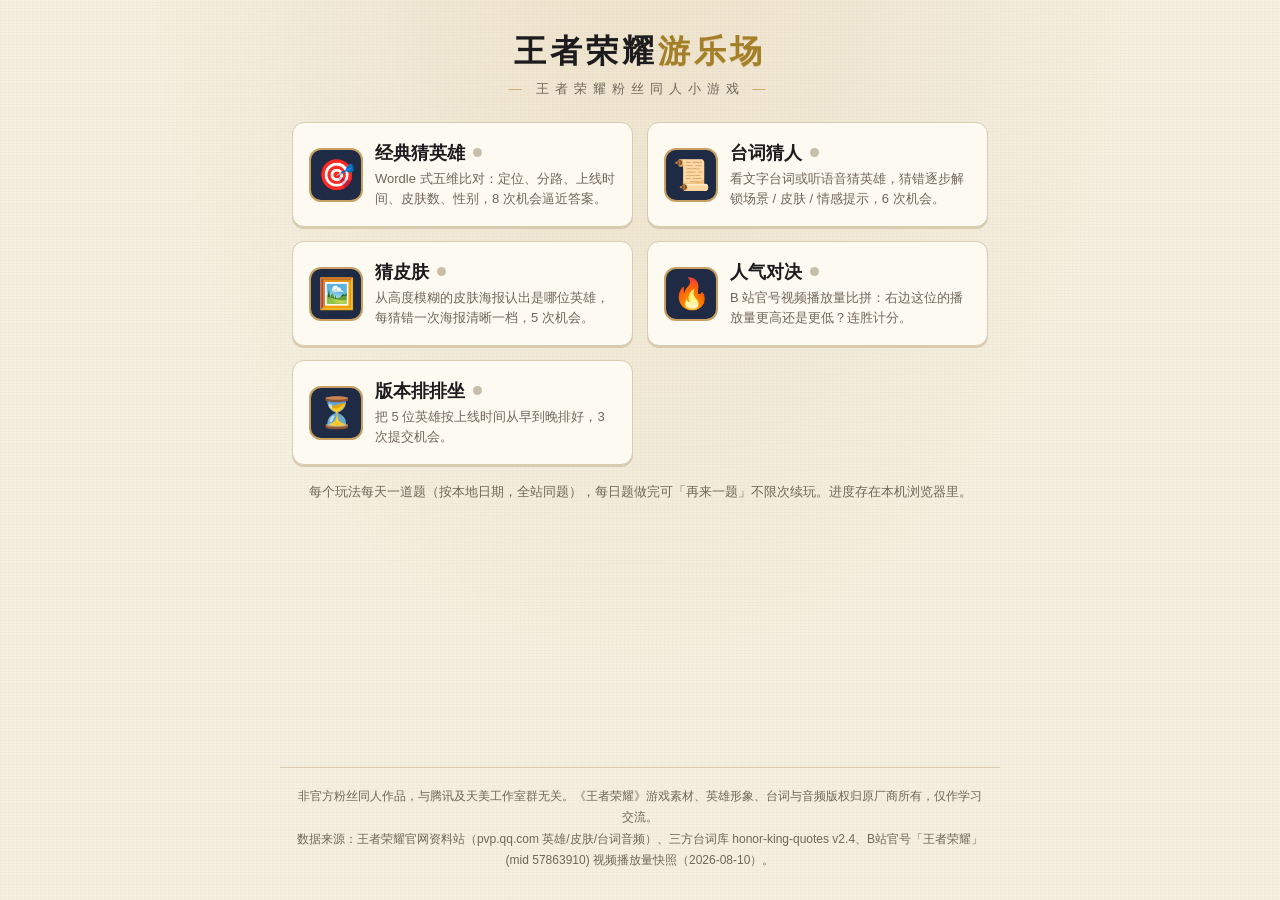
<file: index.html>
<!DOCTYPE html>
<html lang="zh-CN">
<head>
<meta charset="UTF-8">
<meta name="viewport" content="width=device-width, initial-scale=1.0">
<title>王者荣耀游乐场 · 粉丝同人小游戏</title>
<meta name="description" content="非官方王者荣耀粉丝同人小游戏：经典猜英雄、台词猜人、猜皮肤、人气对决、版本排排坐，每日一题。">
<link rel="icon" href="data:,">
<link rel="stylesheet" href="style.css">
</head>
<body>

<header class="site-header">
  <h1><a href="index.html">王者荣耀<span class="accent">游乐场</span></a></h1>
  <p class="tagline">王者荣耀粉丝同人小游戏</p>
</header>

<main>
  <div class="home-grid">
    <a class="home-card" href="classic.html">
      <div class="hc-emoji">🎯</div>
      <div class="hc-body">
        <h2>经典猜英雄<span class="dot" id="dot-classic"></span></h2>
        <p>Wordle 式五维比对：定位、分路、上线时间、皮肤数、性别，8 次机会逼近答案。</p>
      </div>
    </a>
    <a class="home-card" href="quotes.html">
      <div class="hc-emoji">📜</div>
      <div class="hc-body">
        <h2>台词猜人<span class="dot" id="dot-quotes"></span></h2>
        <p>看文字台词或听语音猜英雄，猜错逐步解锁场景 / 皮肤 / 情感提示，6 次机会。</p>
      </div>
    </a>
    <a class="home-card" href="skins.html">
      <div class="hc-emoji">🖼️</div>
      <div class="hc-body">
        <h2>猜皮肤<span class="dot" id="dot-skins"></span></h2>
        <p>从高度模糊的皮肤海报认出是哪位英雄，每猜错一次海报清晰一档，5 次机会。</p>
      </div>
    </a>
    <a class="home-card" href="duel.html">
      <div class="hc-emoji">🔥</div>
      <div class="hc-body">
        <h2>人气对决<span class="dot" id="dot-duel"></span></h2>
        <p>B 站官号视频播放量比拼：右边这位的播放量更高还是更低？连胜计分。</p>
      </div>
    </a>
    <a class="home-card" href="timeline.html">
      <div class="hc-emoji">⏳</div>
      <div class="hc-body">
        <h2>版本排排坐<span class="dot" id="dot-timeline"></span></h2>
        <p>把 5 位英雄按上线时间从早到晚排好，3 次提交机会。</p>
      </div>
    </a>
  </div>
  <p class="home-note">每个玩法每天一道题（按本地日期，全站同题），每日题做完可「再来一题」不限次续玩。进度存在本机浏览器里。</p>
</main>

<footer class="site-footer">
  <p>非官方粉丝同人作品，与腾讯及天美工作室群无关。《王者荣耀》游戏素材、英雄形象、台词与音频版权归原厂商所有，仅作学习交流。</p>
  <p>数据来源：王者荣耀官网资料站（pvp.qq.com 英雄/皮肤/台词音频）、三方台词库 honor-king-quotes v2.4、B站官号「王者荣耀」(mid 57863910) 视频播放量快照（2026-08-10）。</p>
</footer>

<div id="toast" class="toast hidden"></div>

<script src="js/core.js"></script>
<script src="js/common.js"></script>
<script src="js/index.js"></script>
</body>
</html>
</file>
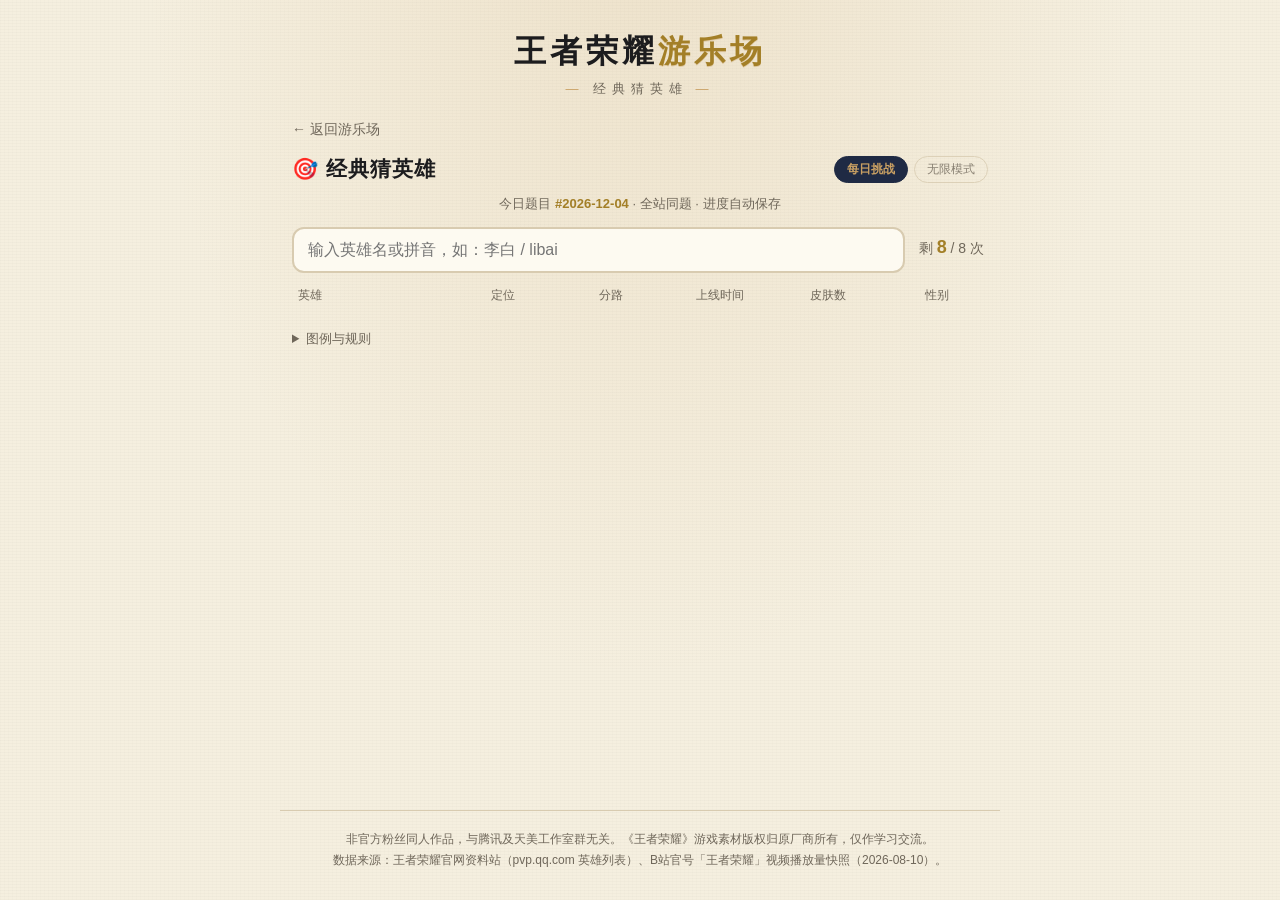
<file: classic.html>
<!DOCTYPE html>
<html lang="zh-CN">
<head>
<meta charset="UTF-8">
<meta name="viewport" content="width=device-width, initial-scale=1.0">
<title>经典猜英雄 · 王者荣耀游乐场</title>
<meta name="description" content="Wordle 式五维比对猜王者荣耀英雄：定位、分路、上线时间、皮肤数、性别。">
<link rel="icon" href="data:,">
<link rel="stylesheet" href="style.css">
</head>
<body>

<header class="site-header">
  <h1><a href="index.html">王者荣耀<span class="accent">游乐场</span></a></h1>
  <p class="tagline">经典猜英雄</p>
</header>

<nav class="page-nav"><a href="index.html">← 返回游乐场</a></nav>

<main>
  <div class="game-head">
    <h2>🎯 经典猜英雄</h2>
    <div class="mode-tabs" data-game="classic">
      <button class="mode-tab active" data-mode="daily">每日挑战</button>
      <button class="mode-tab" data-mode="practice">无限模式</button>
    </div>
  </div>
  <p class="mode-banner" id="banner"></p>

  <div id="loadBox"></div>
  <div id="gameBox" class="hidden">
    <div class="guess-bar">
      <div class="input-wrap">
        <input id="guessInput" type="text" placeholder="输入英雄名或拼音，如：李白 / libai"
               autocomplete="off" autocapitalize="off" spellcheck="false">
        <ul id="guessSuggest" class="suggest-list hidden"></ul>
      </div>
      <span class="tries-left" id="tries"></span>
    </div>

    <div class="table-scroll">
      <div class="guess-table">
        <div class="grid-head guess-grid">
          <span class="c-name">英雄</span><span>定位</span><span>分路</span>
          <span>上线时间</span><span>皮肤数</span><span>性别</span>
        </div>
        <div id="rows" class="rows"></div>
      </div>
    </div>

    <div id="result" class="result hidden"></div>
  </div>

  <details class="legend">
    <summary>图例与规则</summary>
    <ul>
      <li>🟩 完全正确　🟨 部分接近（定位有交集 / 分路有交集）　⬜ 不对</li>
      <li>⬆️ / ⬇️ 用于「上线时间 / 皮肤数」：⬆️ 表示答案比你猜的<b>更晚/更多</b>，⬇️ 表示更早/更少；上线时间同年即算 🟩。</li>
      <li>分路为集合比对：双方分路完全相同=🟩，有交集=🟨，无交集=⬜。</li>
      <li>题池为全量 132 位英雄；每日挑战按本地日期出题，同一天所有人同一题，共 8 次机会；进度存在本机浏览器里。</li>
    </ul>
  </details>
</main>

<footer class="site-footer">
  <p>非官方粉丝同人作品，与腾讯及天美工作室群无关。《王者荣耀》游戏素材版权归原厂商所有，仅作学习交流。</p>
  <p>数据来源：王者荣耀官网资料站（pvp.qq.com 英雄列表）、B站官号「王者荣耀」视频播放量快照（2026-08-10）。</p>
</footer>

<div id="toast" class="toast hidden"></div>

<script src="js/core.js"></script>
<script src="js/common.js"></script>
<script src="js/classic.js"></script>
</body>
</html>
</file>
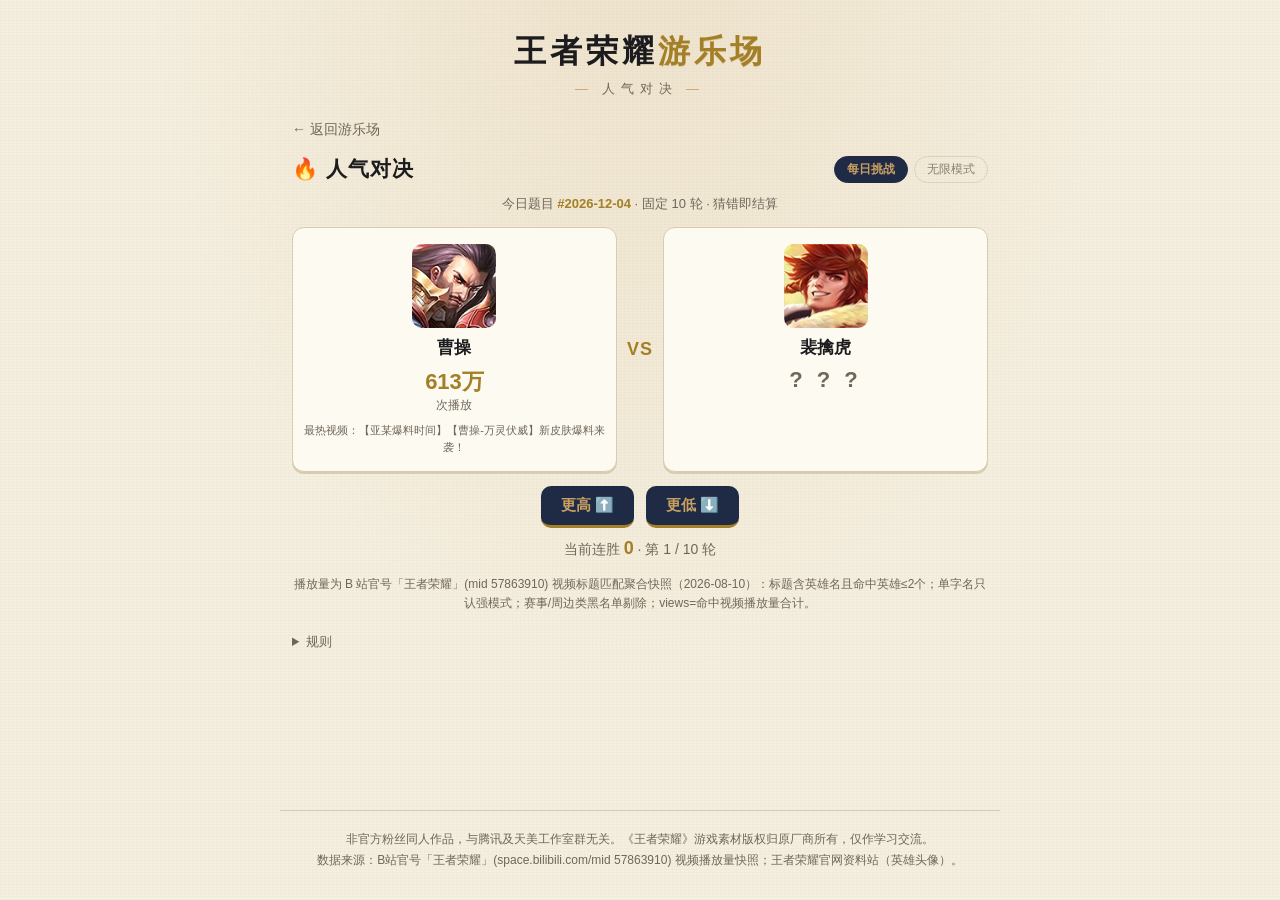
<file: duel.html>
<!DOCTYPE html>
<html lang="zh-CN">
<head>
<meta charset="UTF-8">
<meta name="viewport" content="width=device-width, initial-scale=1.0">
<title>人气对决 · 王者荣耀游乐场</title>
<meta name="description" content="王者荣耀英雄 B 站官号视频播放量 Higher-Lower 对决，连胜计分。">
<link rel="icon" href="data:,">
<link rel="stylesheet" href="style.css">
</head>
<body>

<header class="site-header">
  <h1><a href="index.html">王者荣耀<span class="accent">游乐场</span></a></h1>
  <p class="tagline">人气对决</p>
</header>

<nav class="page-nav"><a href="index.html">← 返回游乐场</a></nav>

<main>
  <div class="game-head">
    <h2>🔥 人气对决</h2>
    <div class="mode-tabs" data-game="duel">
      <button class="mode-tab active" data-mode="daily">每日挑战</button>
      <button class="mode-tab" data-mode="practice">无限模式</button>
    </div>
  </div>
  <p class="mode-banner" id="banner"></p>

  <div id="loadBox"></div>
  <div id="gameBox" class="hidden">
    <div class="pop-arena">
      <div class="pop-card" id="cardLeft"></div>
      <div class="pop-vs">VS</div>
      <div class="pop-card" id="cardRight"></div>
    </div>
    <div class="pop-actions" id="actions">
      <button class="btn" id="btnHigher">更高 ⬆️</button>
      <button class="btn" id="btnLower">更低 ⬇️</button>
    </div>
    <p class="pop-streak" id="streak"></p>
    <div id="result" class="result hidden"></div>

    <p class="data-note" id="dataNote"></p>
  </div>

  <details class="legend">
    <summary>规则</summary>
    <ul>
      <li>左边英雄的播放量已知，猜右边这位是更高还是更低；猜对连胜 +1 并继续，猜错本局结束结算。</li>
      <li>播放量为 B 站官号「王者荣耀」全量视频按标题匹配英雄的播放量合计；每日挑战固定 10 轮，无限模式一直打到错。</li>
      <li>播放量相同的组合不会出题；进度存在本机浏览器里。</li>
    </ul>
  </details>
</main>

<footer class="site-footer">
  <p>非官方粉丝同人作品，与腾讯及天美工作室群无关。《王者荣耀》游戏素材版权归原厂商所有，仅作学习交流。</p>
  <p>数据来源：B站官号「王者荣耀」(space.bilibili.com/mid 57863910) 视频播放量快照；王者荣耀官网资料站（英雄头像）。</p>
</footer>

<div id="toast" class="toast hidden"></div>

<script src="js/core.js"></script>
<script src="js/common.js"></script>
<script src="js/duel.js"></script>
</body>
</html>
</file>
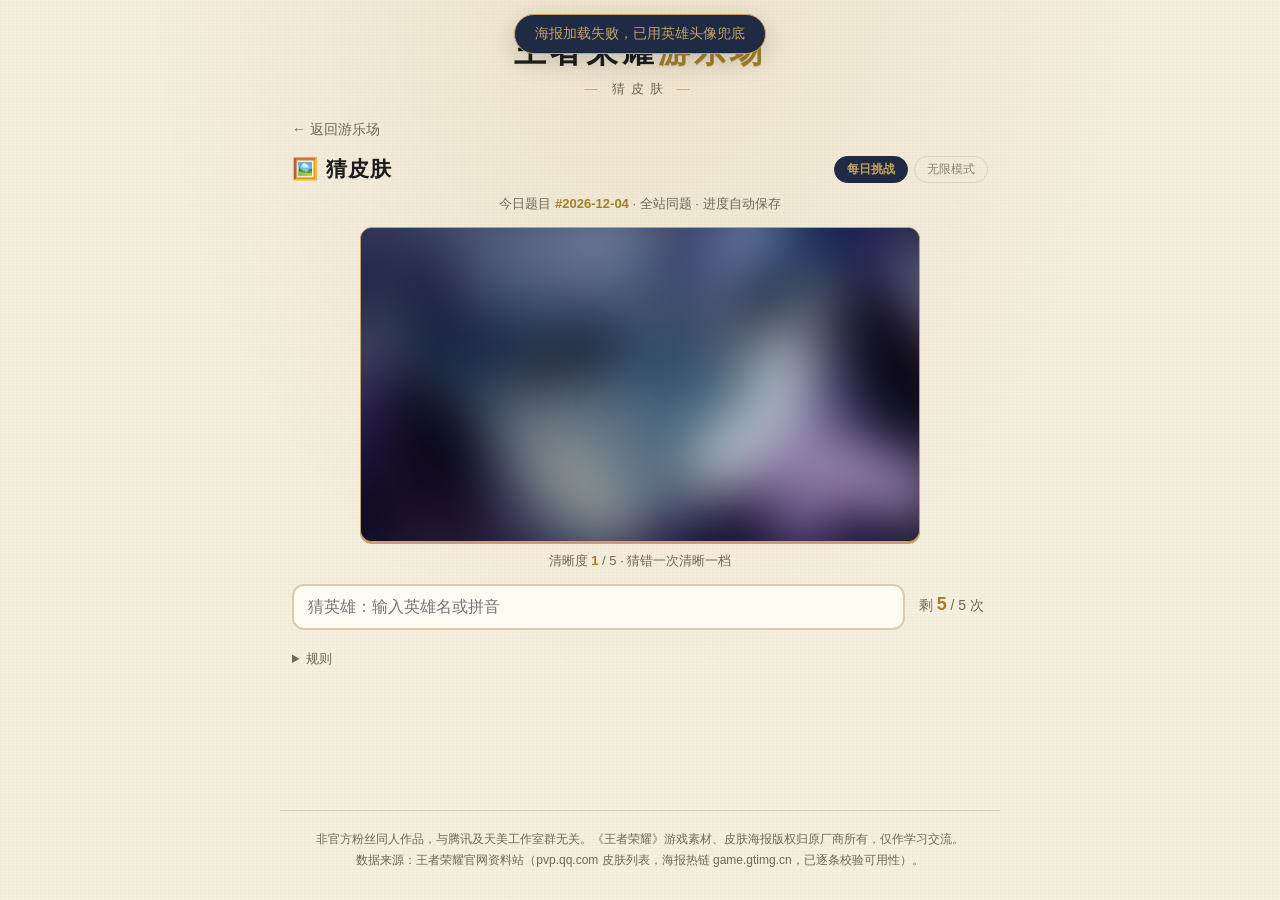
<file: skins.html>
<!DOCTYPE html>
<html lang="zh-CN">
<head>
<meta charset="UTF-8">
<meta name="viewport" content="width=device-width, initial-scale=1.0">
<title>猜皮肤 · 王者荣耀游乐场</title>
<meta name="description" content="从渐进清晰的皮肤海报认出王者荣耀英雄，答出皮肤全名有加分。">
<link rel="icon" href="data:,">
<link rel="stylesheet" href="style.css">
</head>
<body>

<header class="site-header">
  <h1><a href="index.html">王者荣耀<span class="accent">游乐场</span></a></h1>
  <p class="tagline">猜皮肤</p>
</header>

<nav class="page-nav"><a href="index.html">← 返回游乐场</a></nav>

<main>
  <div class="game-head">
    <h2>🖼️ 猜皮肤</h2>
    <div class="mode-tabs" data-game="skins">
      <button class="mode-tab active" data-mode="daily">每日挑战</button>
      <button class="mode-tab" data-mode="practice">无限模式</button>
    </div>
  </div>
  <p class="mode-banner" id="banner"></p>

  <div id="loadBox"></div>
  <div id="gameBox" class="hidden">
    <div class="skin-stage">
      <img id="poster" src="" alt="皮肤海报（模糊中）" referrerpolicy="no-referrer">
    </div>
    <p class="skin-level" id="levelText"></p>

    <div class="guess-bar">
      <div class="input-wrap">
        <input id="guessInput" type="text" placeholder="猜英雄：输入英雄名或拼音"
               autocomplete="off" autocapitalize="off" spellcheck="false">
        <ul id="guessSuggest" class="suggest-list hidden"></ul>
      </div>
      <span class="tries-left" id="tries"></span>
    </div>

    <div class="chips" id="chips"></div>
    <div id="result" class="result hidden"></div>
  </div>

  <details class="legend">
    <summary>规则</summary>
    <ul>
      <li>海报初始高度模糊，每猜错一次降低一档模糊度（共 5 档，最后一档近乎原图），猜的是<b>英雄名</b>。</li>
      <li>猜中英雄后有加分题：答出这款皮肤的全名（如「寅虎·御盾」）可在分享卡上加一颗 ⭐。</li>
      <li>题池为官网资料站 847 款皮肤海报（热链 game.gtimg.cn）；每日挑战按本地日期出题，共 5 次机会。</li>
    </ul>
  </details>
</main>

<footer class="site-footer">
  <p>非官方粉丝同人作品，与腾讯及天美工作室群无关。《王者荣耀》游戏素材、皮肤海报版权归原厂商所有，仅作学习交流。</p>
  <p>数据来源：王者荣耀官网资料站（pvp.qq.com 皮肤列表，海报热链 game.gtimg.cn，已逐条校验可用性）。</p>
</footer>

<div id="toast" class="toast hidden"></div>

<script src="js/core.js"></script>
<script src="js/common.js"></script>
<script src="js/skins.js"></script>
</body>
</html>
</file>
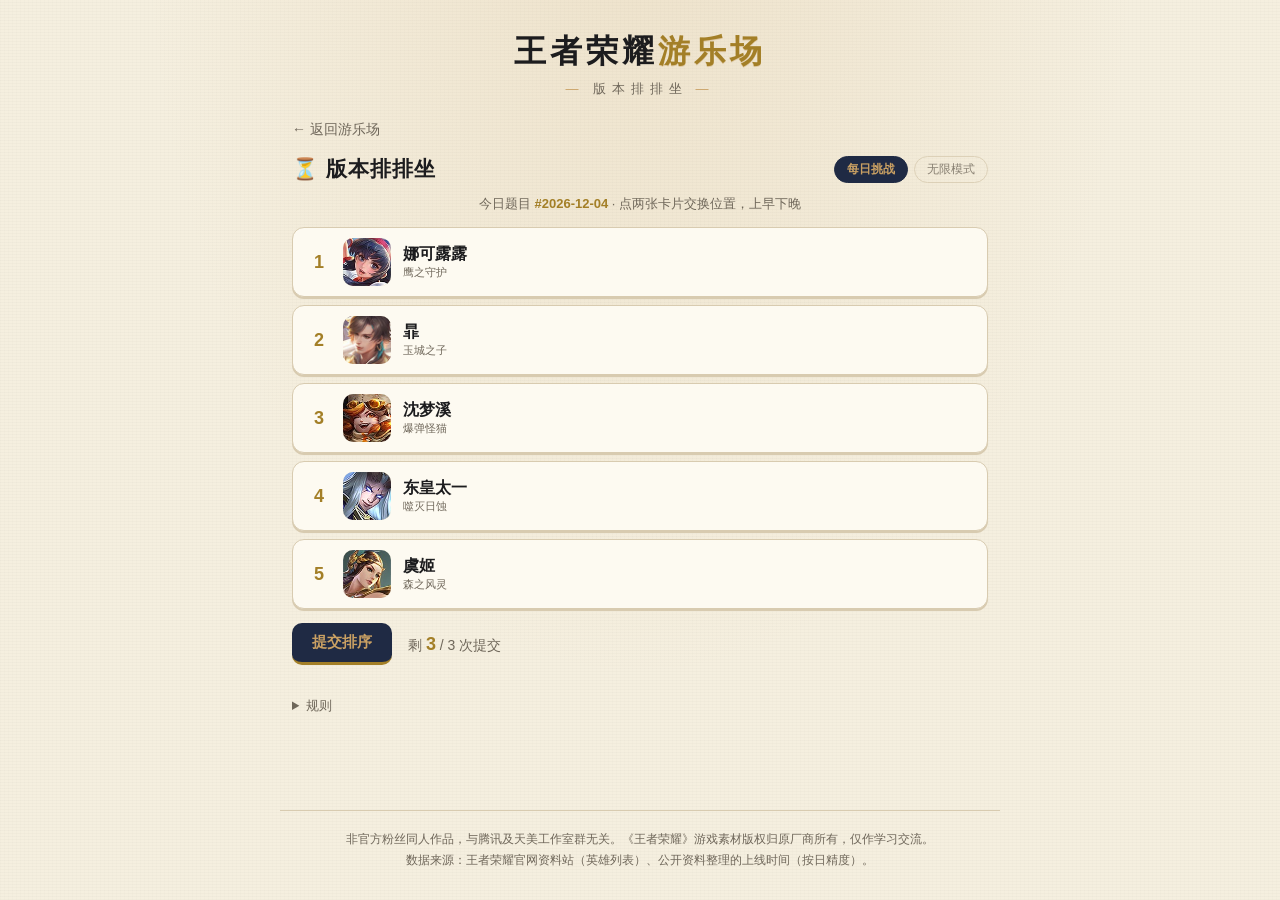
<file: timeline.html>
<!DOCTYPE html>
<html lang="zh-CN">
<head>
<meta charset="UTF-8">
<meta name="viewport" content="width=device-width, initial-scale=1.0">
<title>版本排排坐 · 王者荣耀游乐场</title>
<meta name="description" content="把 5 位王者荣耀英雄按上线时间从早到晚排序，3 次提交机会。">
<link rel="icon" href="data:,">
<link rel="stylesheet" href="style.css">
</head>
<body>

<header class="site-header">
  <h1><a href="index.html">王者荣耀<span class="accent">游乐场</span></a></h1>
  <p class="tagline">版本排排坐</p>
</header>

<nav class="page-nav"><a href="index.html">← 返回游乐场</a></nav>

<main>
  <div class="game-head">
    <h2>⏳ 版本排排坐</h2>
    <div class="mode-tabs" data-game="timeline">
      <button class="mode-tab active" data-mode="daily">每日挑战</button>
      <button class="mode-tab" data-mode="practice">无限模式</button>
    </div>
  </div>
  <p class="mode-banner" id="banner"></p>

  <div id="loadBox"></div>
  <div id="gameBox" class="hidden">
    <div id="tlList" class="tl-list"></div>
    <div class="tl-actions">
      <button class="btn" id="submitBtn">提交排序</button>
      <span class="tries-left" id="tries"></span>
    </div>
    <div id="attempts" class="tl-attempts"></div>
    <div id="result" class="result hidden"></div>
  </div>

  <details class="legend">
    <summary>规则</summary>
    <ul>
      <li>点两张卡片交换位置，把 5 位英雄按上线时间<b>从早到晚</b>排好（上早下晚），然后提交。</li>
      <li>每次提交后逐位给出 🟩/🟥 反馈，共 3 次提交机会；排对或机会用完后公布正确日期。</li>
      <li>题池剔除上线时间只有年份精度的英雄；两两上线间隔至少 30 天，避免糊在一起。</li>
    </ul>
  </details>
</main>

<footer class="site-footer">
  <p>非官方粉丝同人作品，与腾讯及天美工作室群无关。《王者荣耀》游戏素材版权归原厂商所有，仅作学习交流。</p>
  <p>数据来源：王者荣耀官网资料站（英雄列表）、公开资料整理的上线时间（按日精度）。</p>
</footer>

<div id="toast" class="toast hidden"></div>

<script src="js/core.js"></script>
<script src="js/common.js"></script>
<script src="js/timeline.js"></script>
</body>
</html>
</file>
<file: style.css>
/* 王者荣耀游乐场 —— 暖纸底 + 王者金/深蓝 */
:root {
  --paper: #f5efdf;
  --paper-deep: #ebe1c9;
  --card: #fdfaf1;
  --ink: #1c1c1e;
  --ink-soft: #6f675a;
  --gold: #c9a063;
  --gold-deep: #a37f27;
  --navy: #1f2a44;
  --navy-soft: #31435f;
  --line: #d8cbb0;
  --green: #3da35d;
  --green-bg: #e0f0e3;
  --yellow: #c9a227;
  --yellow-bg: #f4ebc8;
  --gray-bg: #e6e0d2;
  --red: #c25145;
  --red-bg: #f6e1dc;
  --radius: 12px;
  --radius-sm: 10px;
  /* 统一阴影语言：平面卡 / 金边卡 / 浮起 / 弹层 */
  --shadow-card: 0 2px 0 var(--line);
  --shadow-gold: 0 2px 0 var(--gold);
  --shadow-hover: 0 6px 16px rgba(28, 28, 30, .12), 0 4px 0 var(--gold);
  --shadow-layer: 0 8px 24px rgba(28, 28, 30, .18);
}

* { box-sizing: border-box; margin: 0; padding: 0; }

body {
  color: var(--ink);
  font-family: -apple-system, BlinkMacSystemFont, "PingFang SC", "Hiragino Sans GB", "Microsoft YaHei", sans-serif;
  min-height: 100vh;
  display: flex;
  flex-direction: column;
  align-items: center;
  /* 纸张质感：细颗粒噪点 + 横向纤维 + 顶部暖光 */
  background-color: var(--paper);
  background-image:
    radial-gradient(ellipse at 50% -10%, rgba(201, 160, 99, .16), transparent 55%),
    repeating-linear-gradient(0deg, rgba(28, 28, 30, .018) 0 1px, transparent 1px 3px),
    repeating-linear-gradient(90deg, rgba(28, 28, 30, .012) 0 1px, transparent 1px 4px);
}

/* 顶部 */
.site-header { text-align: center; padding: 30px 16px 8px; }
.site-header h1 { font-size: 32px; letter-spacing: 4px; }
.site-header h1 a { color: var(--ink); text-decoration: none; }
.site-header .accent {
  color: var(--gold-deep);
  text-shadow: 0 1px 0 rgba(201, 160, 99, .4);
}
.tagline { color: var(--ink-soft); margin-top: 6px; font-size: 13px; letter-spacing: 6px; }
.tagline::before, .tagline::after { content: "—"; color: var(--gold); margin: 0 8px; }

/* 玩法页顶栏：返回 + 标题 + 模式 tab */
.page-nav { padding: 14px 12px 0; width: 100%; max-width: 720px; }
.page-nav a { color: var(--ink-soft); text-decoration: none; font-size: 14px; }
.page-nav a:hover { color: var(--gold-deep); }

main { width: 100%; max-width: 720px; padding: 16px 12px 40px; flex: 1; }
.hidden { display: none !important; }

/* loading 态 */
.loading {
  display: flex; align-items: center; justify-content: center; gap: 10px;
  padding: 40px 0; color: var(--ink-soft); font-size: 14px;
}
.loading.error { color: var(--red); }
.spinner {
  width: 18px; height: 18px; border-radius: 50%;
  border: 2px solid var(--line); border-top-color: var(--gold-deep);
  animation: spin .8s linear infinite;
}
@keyframes spin { to { transform: rotate(360deg); } }

/* ---------- 首页 ---------- */
.home-grid { display: grid; grid-template-columns: 1fr 1fr; gap: 14px; }
.home-card {
  display: flex; gap: 12px; align-items: center;
  background: var(--card); border: 1px solid var(--line); border-radius: var(--radius);
  padding: 18px 16px; text-decoration: none; color: var(--ink);
  box-shadow: var(--shadow-card);
  transition: transform .12s, box-shadow .12s, border-color .12s;
}
.home-card:hover { transform: translateY(-2px); border-color: var(--gold); box-shadow: var(--shadow-hover); }
.hc-emoji {
  font-size: 30px; width: 54px; height: 54px; flex: none;
  display: flex; align-items: center; justify-content: center;
  background: var(--navy); border-radius: 12px; border: 2px solid var(--gold);
}
.home-card h2 { font-size: 18px; margin-bottom: 4px; }
.home-card p { font-size: 13px; color: var(--ink-soft); line-height: 1.5; }
.dot {
  display: inline-block; width: 9px; height: 9px; border-radius: 50%;
  background: #c9bfa8; margin-left: 8px; vertical-align: 2px;
}
.dot.done { background: var(--green); box-shadow: 0 0 0 3px rgba(61, 163, 93, .2); }
.home-note { margin-top: 16px; text-align: center; color: var(--ink-soft); font-size: 13px; line-height: 1.7; }

/* ---------- 游戏通用 ---------- */
.game-head { display: flex; align-items: center; justify-content: space-between; flex-wrap: wrap; gap: 8px; }
.game-head h2 { font-size: 21px; letter-spacing: 1px; }
.mode-tabs { display: flex; gap: 6px; }
/* tab 弱化：主流程是「每日题 → 再来一题」，tab 降为次级入口 */
.mode-tab {
  border: 1px solid var(--line); background: transparent; color: var(--ink-soft);
  padding: 4px 12px; border-radius: 999px; font-size: 12px; cursor: pointer; opacity: .8;
}
.mode-tab.active { background: var(--navy); color: var(--gold); border-color: var(--navy); font-weight: 600; opacity: 1; }
.mode-banner { text-align: center; color: var(--ink-soft); font-size: 13px; margin: 12px 0 14px; }
.mode-banner b { color: var(--gold-deep); }

/* 子模式 tab（台词页：文字/语音），比 mode-tab 更醒目 */
.sub-tabs { display: flex; gap: 8px; margin-top: 12px; }
.sub-tab {
  flex: 1; border: 1px solid var(--line); background: var(--card); color: var(--ink-soft);
  padding: 9px 0; border-radius: var(--radius-sm); font-size: 14px; cursor: pointer;
  box-shadow: var(--shadow-card); transition: all .12s;
}
.sub-tab.active {
  background: var(--navy); color: var(--gold); border-color: var(--gold);
  font-weight: 600; box-shadow: 0 2px 0 var(--gold-deep);
}

button.btn {
  border: none; border-radius: 10px; padding: 10px 20px; font-size: 15px; cursor: pointer;
  background: var(--navy); color: var(--gold); font-weight: 600;
  border-bottom: 3px solid var(--gold-deep);
  transition: transform .08s, border-bottom-width .08s;
}
button.btn:active { transform: translateY(2px); border-bottom-width: 1px; }
button.btn:disabled { opacity: .45; cursor: not-allowed; transform: none; }
button.btn.ghost { background: var(--card); color: var(--ink); border: 1px solid var(--gold); border-bottom: 3px solid var(--gold-deep); }

.tries-left { padding: 10px 4px; font-size: 14px; color: var(--ink-soft); white-space: nowrap; }
.tries-left b { color: var(--gold-deep); font-size: 18px; }

/* 输入 + 自动补全 */
.guess-bar { display: flex; gap: 10px; align-items: flex-start; margin-top: 14px; }
.input-wrap { position: relative; flex: 1; }
.guess-bar input, .input {
  width: 100%; padding: 12px 14px; font-size: 16px;
  border: 2px solid var(--line); border-radius: var(--radius);
  background: var(--card); color: var(--ink); outline: none;
  transition: border-color .15s;
}
.guess-bar input:focus, .input:focus { border-color: var(--gold); }
.guess-bar input:disabled, .input:disabled { opacity: .5; }
.suggest-list {
  position: absolute; top: calc(100% + 4px); left: 0; right: 0; z-index: 30;
  list-style: none; background: var(--card); border: 1px solid var(--line);
  border-radius: var(--radius); overflow: hidden; box-shadow: var(--shadow-layer);
  max-height: 300px; overflow-y: auto;
}
.suggest-list li { display: flex; align-items: center; gap: 10px; padding: 8px 12px; cursor: pointer; }
.suggest-list li.active, .suggest-list li:hover { background: var(--paper-deep); }
.suggest-list img, .suggest-list .avatar-fallback { width: 32px; height: 32px; border-radius: 8px; }
.suggest-list .s-name { font-size: 15px; }
.suggest-list .s-meta { margin-left: auto; font-size: 12px; color: var(--ink-soft); }

/* 头像与占位圆块 */
.avatar { width: 64px; height: 64px; border-radius: 10px; background: var(--paper-deep); display: block; }
.avatar-fallback {
  width: 64px; height: 64px; border-radius: 10px; flex: none;
  display: flex; align-items: center; justify-content: center;
  color: #fff; font-weight: 700; font-size: 24px;
}

/* chips（已猜记录） */
.chips { display: flex; flex-wrap: wrap; gap: 6px; margin-top: 12px; }
.chips:empty { margin-top: 0; }
.chip { padding: 4px 12px; border-radius: 999px; font-size: 13px; border: 1px solid; display: inline-flex; align-items: center; gap: 6px; }
.chip img, .chip .avatar-fallback { width: 22px; height: 22px; border-radius: 6px; font-size: 11px; }
.chip.wrong { background: var(--red-bg); border-color: var(--red); color: #8f352d; }
.chip.hit { background: var(--green-bg); border-color: var(--green); color: #1f6b3a; }
.chip.skip { background: var(--paper-deep); border-color: var(--line); color: var(--ink-soft); }

/* 结算卡 */
.result {
  margin-top: 18px; background: var(--card); border: 1px solid var(--gold);
  border-radius: var(--radius); padding: 18px; text-align: center;
  box-shadow: var(--shadow-gold);
  animation: rise .25s ease both;
}
@keyframes rise { from { opacity: 0; transform: translateY(10px); } }
.result .r-portrait, .result .r-portrait.avatar-fallback { width: 120px; height: 120px; border-radius: 14px; margin: 0 auto; font-size: 42px; }
.result h2 { margin: 10px 0 4px; font-size: 21px; }
.result .r-meta { color: var(--ink-soft); font-size: 13px; margin-bottom: 8px; line-height: 1.6; }
.result .r-quote {
  font-size: 14px; color: var(--navy); background: var(--paper-deep);
  border-left: 3px solid var(--gold); border-radius: 6px;
  padding: 8px 12px; margin: 8px auto 10px; max-width: 480px; text-align: left;
}
.result .r-grade { font-size: 15px; margin-bottom: 4px; }
.result .r-grade b { color: var(--gold-deep); font-size: 20px; }
.result .btn-row { display: flex; gap: 10px; justify-content: center; flex-wrap: wrap; margin-top: 12px; }

/* 图例规则说明 */
.legend { margin-top: 20px; font-size: 13px; color: var(--ink-soft); }
.legend summary { cursor: pointer; }
.legend ul { padding: 8px 0 0 18px; display: flex; flex-direction: column; gap: 4px; line-height: 1.6; }

/* 提示卡：暖纸卡片列表 + 左竖金线，新解锁点亮 */
.clue-list { display: flex; flex-direction: column; gap: 8px; margin-top: 12px; }
.clue-list:empty { margin-top: 0; }
.clue {
  display: flex; align-items: center; gap: 10px;
  background: var(--card); border: 1px solid var(--line); border-left: 3px solid var(--gold);
  border-radius: var(--radius-sm); padding: 9px 12px; font-size: 14px; line-height: 1.55;
  box-shadow: var(--shadow-card);
}
.clue.fresh { animation: pop .25s ease both; }
.clue .clue-text { color: var(--navy); }

/* ---------- 经典猜英雄（五维比对表格） ---------- */
.table-scroll { overflow-x: auto; -webkit-overflow-scrolling: touch; }
.guess-table { min-width: 600px; }
.guess-grid { display: grid; grid-template-columns: 1.5fr repeat(5, 1fr); gap: 6px; align-items: center; }
.grid-head { font-size: 12px; color: var(--ink-soft); margin: 14px 0 6px; text-align: center; }
.grid-head .c-name { text-align: left; padding-left: 6px; }
.rows { display: flex; flex-direction: column; gap: 6px; }
.row .cell {
  background: var(--card); border: 1px solid var(--line); border-radius: var(--radius-sm);
  min-height: 52px; display: flex; flex-direction: column; justify-content: center; align-items: center;
  font-size: 13px; padding: 4px 2px; text-align: center; line-height: 1.25;
  font-variant-numeric: tabular-nums;
  animation: pop .2s ease both;
}
/* 逐格 stagger 入场（≤300ms） */
.row .cell:nth-child(2) { animation-delay: .03s; }
.row .cell:nth-child(3) { animation-delay: .06s; }
.row .cell:nth-child(4) { animation-delay: .09s; }
.row .cell:nth-child(5) { animation-delay: .12s; }
.row .cell:nth-child(6) { animation-delay: .15s; }
.row .cell .arrow { font-size: 15px; line-height: 1; }
.row .cell.name {
  flex-direction: row; gap: 8px; justify-content: flex-start; padding: 4px 8px; font-weight: 600;
}
.row .cell.name img, .row .cell.name .avatar-fallback { width: 36px; height: 36px; border-radius: 8px; font-size: 15px; }
.cell.green { background: var(--green-bg); border-color: var(--green); color: #1f6b3a; }
.cell.yellow { background: var(--yellow-bg); border-color: var(--yellow); color: #7a6117; }
.cell.gray { background: var(--gray-bg); border-color: #c4bba6; color: #6f675a; }
.cell.up, .cell.down { background: var(--red-bg); border-color: var(--red); color: #8f352d; }

/* ---------- 台词猜人 ---------- */
.quote-card {
  background: var(--card); border: 1px solid var(--gold); border-radius: var(--radius);
  padding: 26px 20px; text-align: center; box-shadow: var(--shadow-gold);
  position: relative;
}
.quote-card::before {
  content: "「"; position: absolute; top: 2px; left: 12px;
  font-size: 34px; color: var(--gold); opacity: .55; font-family: serif;
}
.quote-card::after {
  content: "」"; position: absolute; bottom: 2px; right: 12px;
  font-size: 34px; color: var(--gold); opacity: .55; font-family: serif;
}
.quote-text { font-size: 19px; line-height: 1.7; color: var(--navy); font-weight: 600; letter-spacing: 1px; }
.voice-stage {
  background: var(--card); border: 1px solid var(--gold); border-radius: var(--radius);
  padding: 26px 20px; text-align: center; box-shadow: var(--shadow-gold);
}
.voice-stage .v-icon { font-size: 34px; }
.voice-stage p { margin-top: 8px; font-size: 13px; color: var(--ink-soft); }
.voice-controls { display: flex; align-items: center; justify-content: center; gap: 12px; margin-top: 14px; flex-wrap: wrap; }

/* ---------- 猜皮肤 ---------- */
.skin-stage {
  position: relative; width: 100%; max-width: 560px; margin: 0 auto;
  aspect-ratio: 16 / 9; overflow: hidden; border-radius: var(--radius);
  border: 1px solid var(--gold); box-shadow: var(--shadow-gold); background: var(--navy);
}
.skin-stage img {
  position: absolute; inset: 0; width: 100%; height: 100%; object-fit: cover;
  transform: scale(1.15); /* 抵消 blur 边缘透明 */
  transition: filter .35s ease;
}
.skin-level { text-align: center; margin-top: 10px; font-size: 13px; color: var(--ink-soft); }
.skin-level b { color: var(--gold-deep); }
.skin-bonus { margin-top: 14px; display: flex; gap: 10px; align-items: flex-start; }
.skin-bonus .input-wrap { flex: 1; }

/* ---------- 人气对决 ---------- */
.pop-arena { display: grid; grid-template-columns: 1fr auto 1fr; gap: 10px; align-items: stretch; }
.pop-vs { align-self: center; font-weight: 800; color: var(--gold-deep); font-size: 18px; letter-spacing: 1px; }
.pop-card {
  background: var(--card); border: 1px solid var(--line); border-radius: var(--radius);
  padding: 16px 10px; text-align: center; box-shadow: var(--shadow-card);
}
.pop-card .avatar, .pop-card .avatar-fallback { margin: 0 auto 8px; width: 84px; height: 84px; font-size: 32px; }
.pop-name { font-size: 17px; font-weight: 700; }
.pop-play { font-size: 22px; font-weight: 800; color: var(--gold-deep); margin-top: 8px; font-variant-numeric: tabular-nums; }
.pop-play small { font-size: 12px; color: var(--ink-soft); font-weight: 400; display: block; }
.pop-play.unknown { color: var(--ink-soft); letter-spacing: 4px; }
.pop-title { font-size: 11px; color: var(--ink-soft); margin-top: 8px; line-height: 1.5; }
/* 作答反馈描边（揭示数字期间） */
.pop-card.ok { border-color: var(--green); box-shadow: 0 2px 0 var(--green); }
.pop-card.bad { border-color: var(--red); box-shadow: 0 2px 0 var(--red); }
.pop-actions { display: flex; gap: 12px; justify-content: center; margin-top: 14px; }
.pop-streak { text-align: center; margin-top: 10px; font-size: 14px; color: var(--ink-soft); }
.pop-streak b { color: var(--gold-deep); font-size: 18px; }
.data-note { margin-top: 16px; font-size: 12px; color: var(--ink-soft); line-height: 1.6; text-align: center; }

/* ---------- 版本排排坐 ---------- */
.tl-list { display: flex; flex-direction: column; gap: 8px; }
.tl-card {
  display: flex; align-items: center; gap: 12px;
  background: var(--card); border: 1px solid var(--line); border-radius: var(--radius);
  padding: 10px 14px; cursor: pointer; box-shadow: var(--shadow-card);
  transition: all .12s; user-select: none;
}
.tl-card:hover { border-color: var(--gold); }
.tl-card.sel { border-color: var(--gold); background: #f7efd9; box-shadow: 0 2px 0 var(--gold-deep); }
.tl-card .pos { font-size: 18px; font-weight: 800; color: var(--gold-deep); width: 24px; text-align: center; }
.tl-card .avatar, .tl-card .avatar-fallback { width: 48px; height: 48px; font-size: 18px; }
.tl-card .tname { font-size: 16px; font-weight: 600; }
.tl-card .tname small { display: block; font-size: 11px; color: var(--ink-soft); font-weight: 400; }
.tl-card .tdate { margin-left: auto; font-size: 14px; color: var(--ink-soft); font-variant-numeric: tabular-nums; }
.tl-card.done { cursor: default; }
.tl-actions { display: flex; align-items: center; gap: 12px; margin-top: 14px; }
.tl-attempts { margin-top: 12px; display: flex; flex-direction: column; gap: 4px; }
.tl-marks { font-size: 18px; letter-spacing: 4px; text-align: center; }

/* ---------- 页脚 / 提示条 ---------- */
.site-footer {
  text-align: center; color: var(--ink-soft); font-size: 12px; line-height: 1.8;
  padding: 18px 16px 28px; border-top: 1px solid var(--line); width: 100%; max-width: 720px;
}
/* toast：顶部滑入，2s 后由 JS 隐藏 */
.toast {
  position: fixed; left: 50%; top: 14px; transform: translateX(-50%);
  background: var(--navy); color: var(--gold); padding: 10px 20px; border-radius: 999px;
  font-size: 14px; z-index: 50; box-shadow: var(--shadow-layer);
  border: 1px solid var(--gold);
  animation: toast-in .25s ease both;
}
@keyframes toast-in { from { opacity: 0; transform: translate(-50%, -12px); } }

@keyframes pop { from { opacity: 0; transform: translateY(6px); } }
.shake { animation: shake .3s; }
@keyframes shake {
  0%, 100% { transform: translateX(0); }
  20%, 60% { transform: translateX(-7px); }
  40%, 80% { transform: translateX(7px); }
}

/* 动效收口：系统要求减少动态时全部关闭 */
@media (prefers-reduced-motion: reduce) {
  *, *::before, *::after { animation: none !important; transition: none !important; }
}

@media (max-width: 560px) {
  .site-header h1 { font-size: 25px; }
  .home-grid { grid-template-columns: 1fr; }
  .guess-bar { flex-wrap: wrap; }
  .guess-bar .input-wrap { flex: 1 1 100%; }
  .quote-text { font-size: 16px; }
  .pop-card { padding: 12px 6px; }
  .pop-card .avatar, .pop-card .avatar-fallback { width: 64px; height: 64px; font-size: 24px; }
  .pop-name { font-size: 15px; }
  .pop-play { font-size: 18px; }
  .tl-card { padding: 8px 10px; gap: 8px; }
  .tl-card .tname { font-size: 14px; }
  .skin-bonus { flex-wrap: wrap; }
  .skin-bonus .input-wrap { flex: 1 1 100%; }
}
</file>
